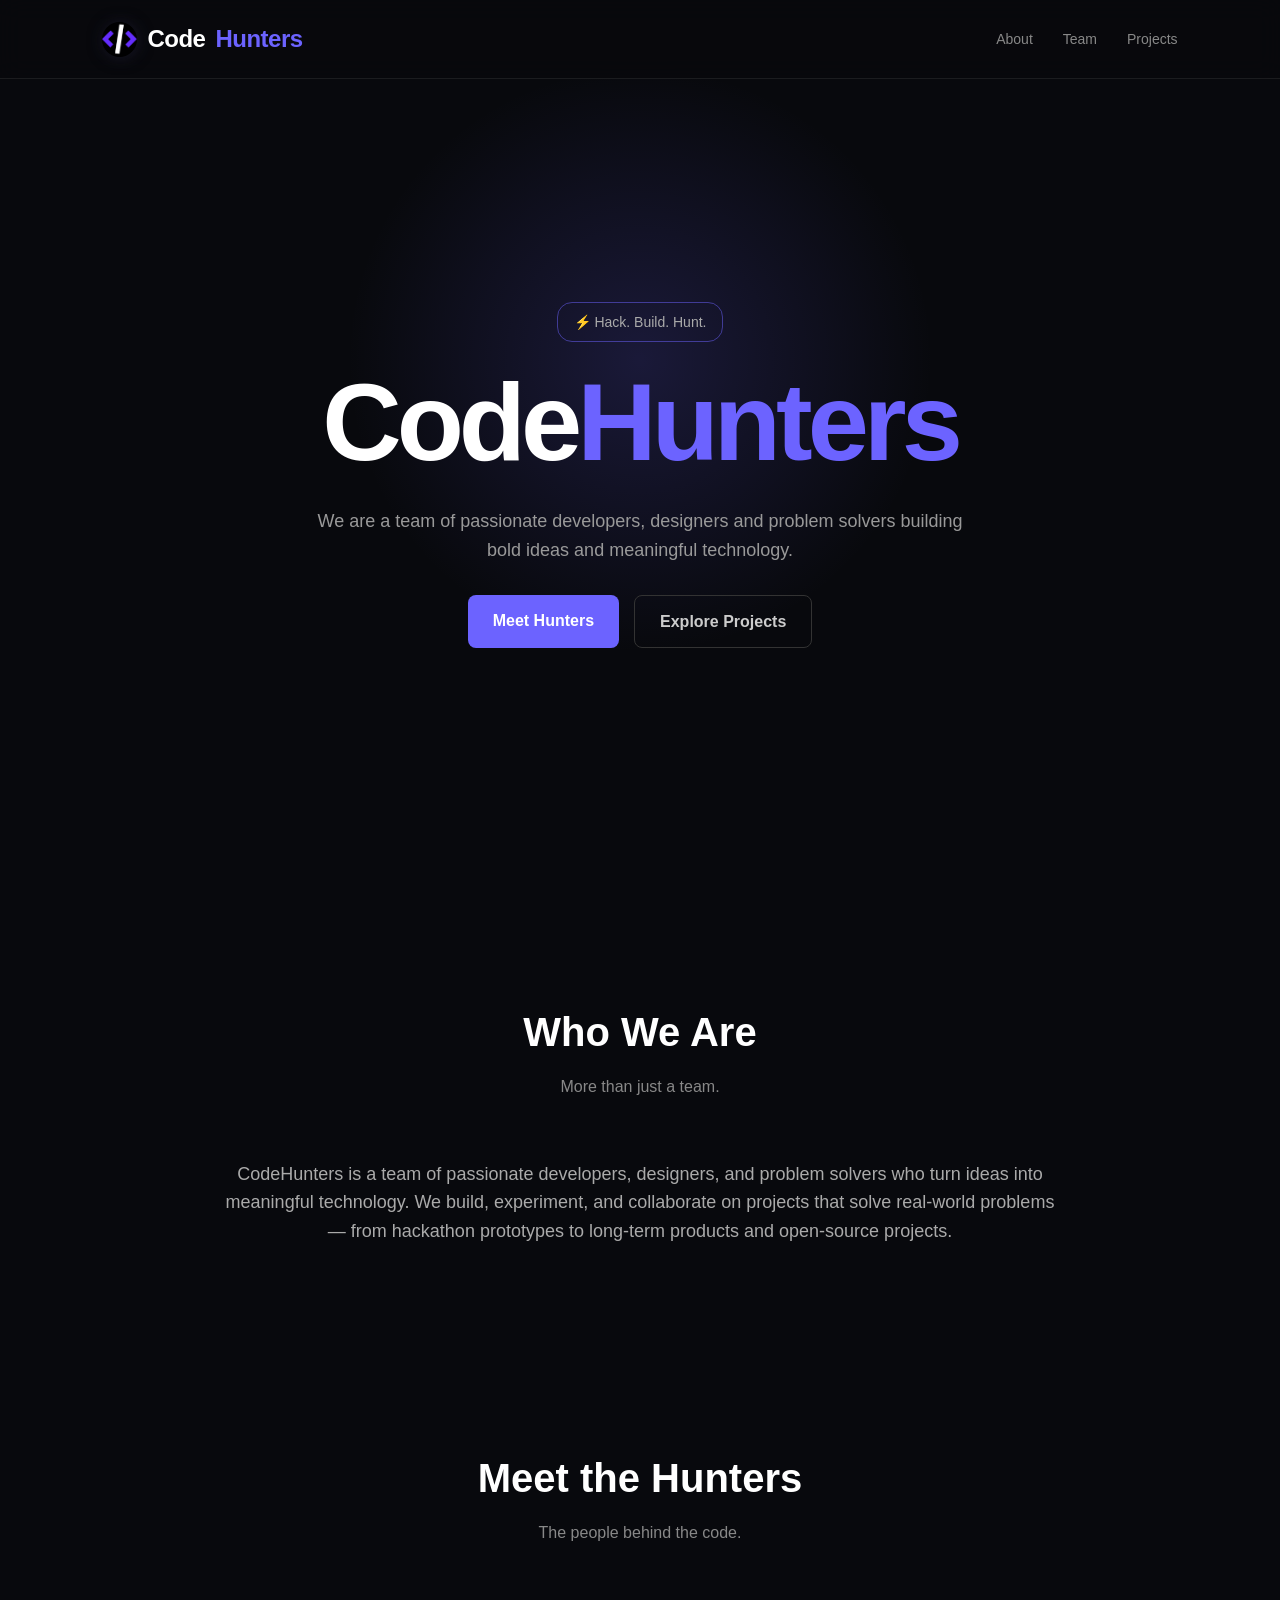
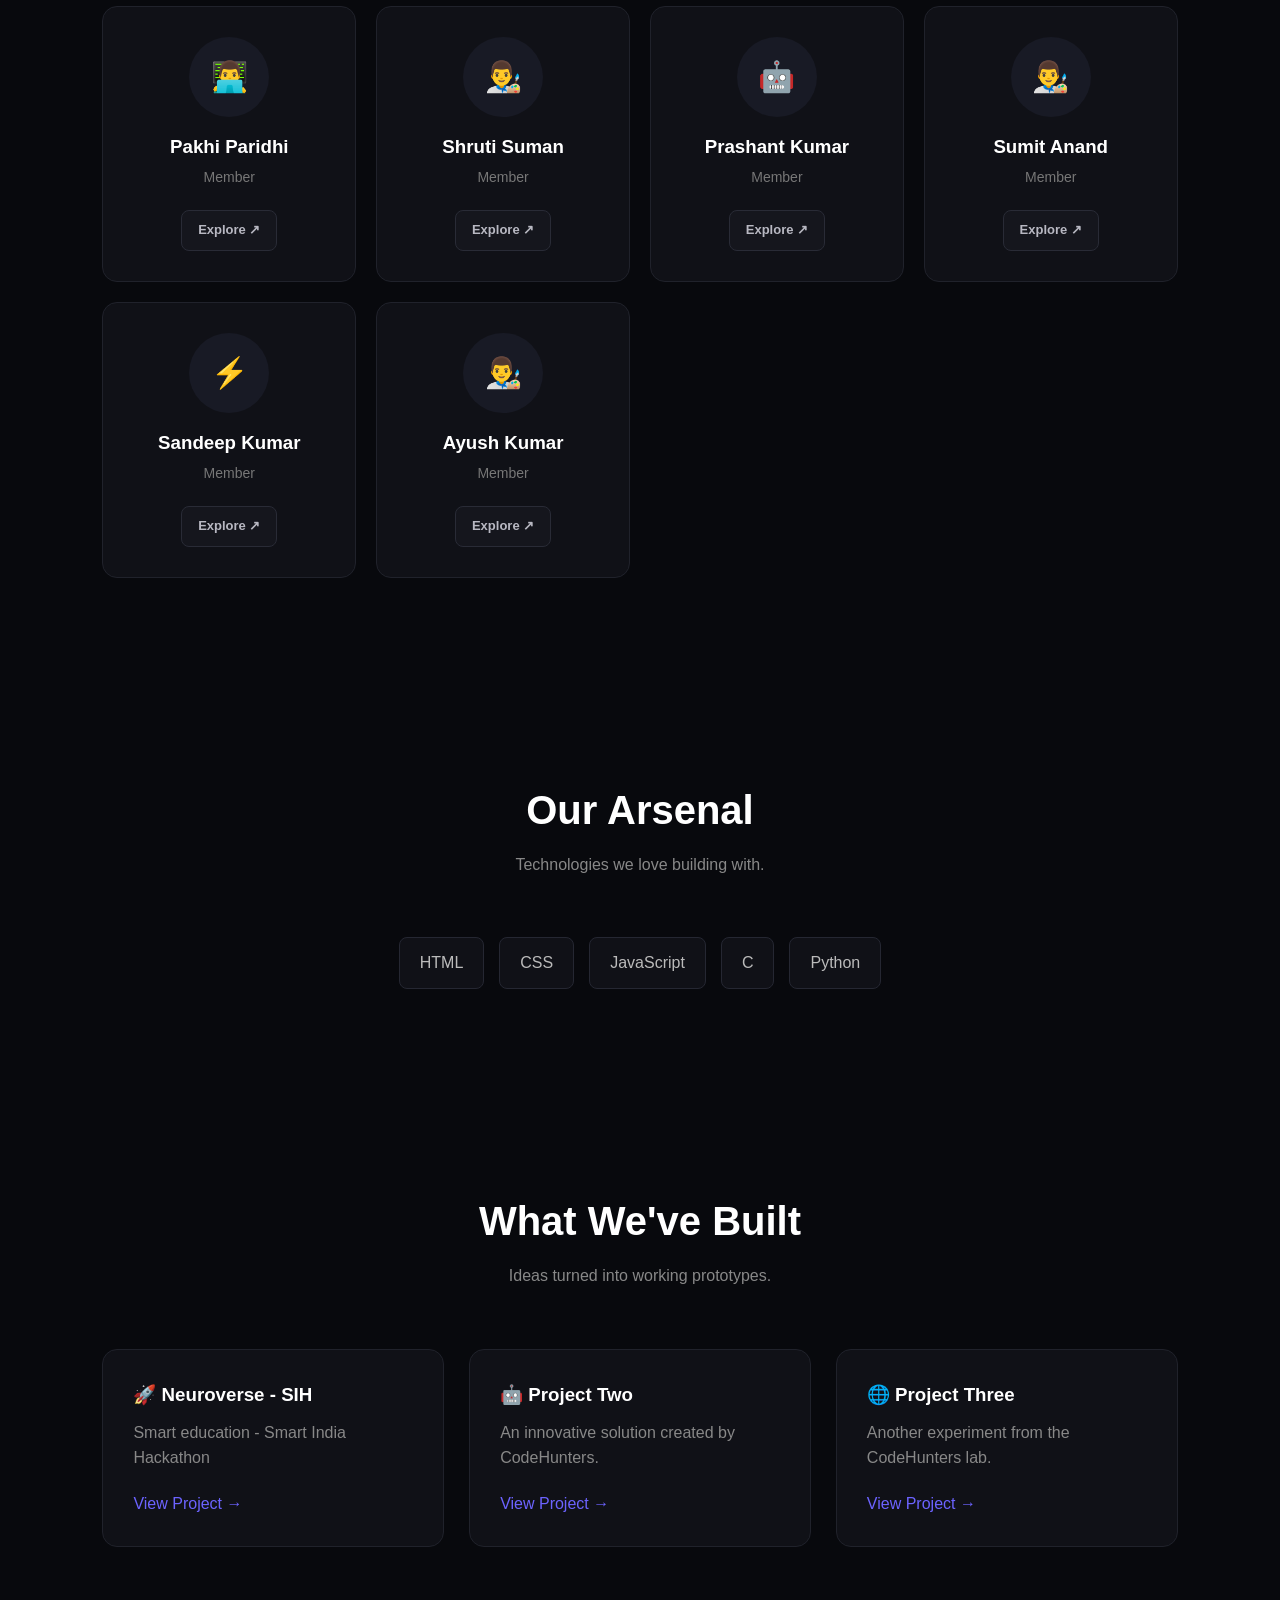
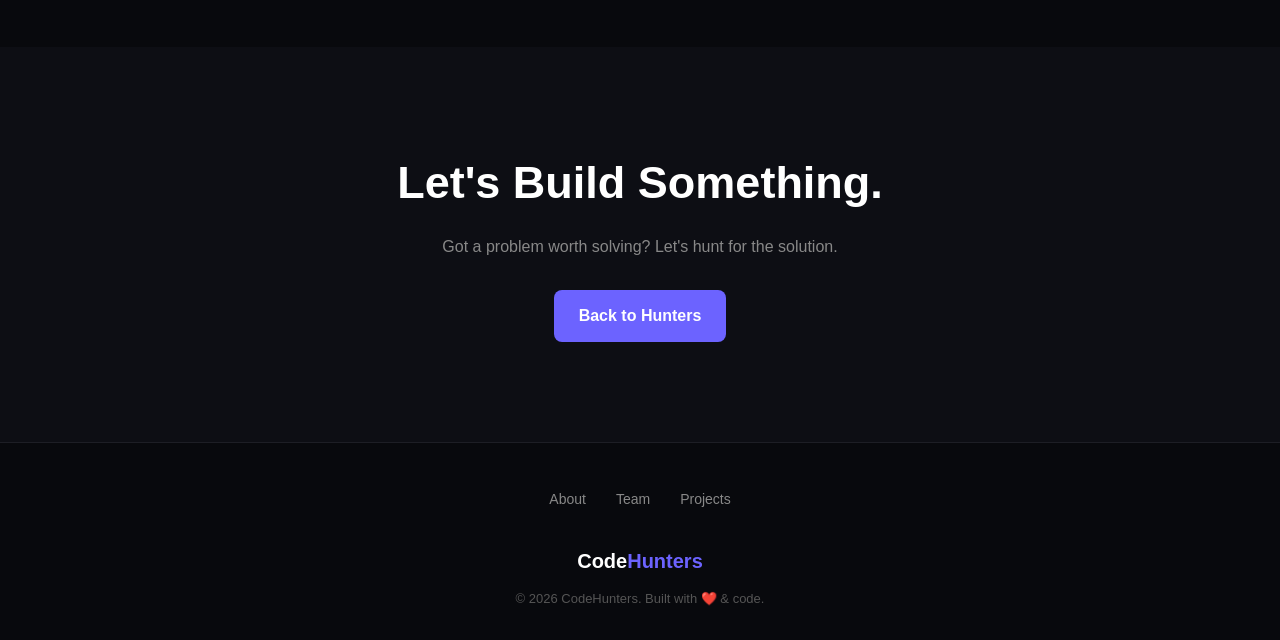
<file: index.html>
<!DOCTYPE html>
<html lang="en">

<head>

    <meta charset="UTF-8">

    <meta name="viewport"
          content="width=device-width, initial-scale=1.0">

    <title>CodeHunters — Hackathon Team</title>

    <link rel="icon" type="image/png" href="favicon.png">


    <link rel="stylesheet" href="styles.css">
    

</head>


<body>


    <!-- =========================
         NAVBAR
    ========================= -->

    <nav>

        <!-- LOGO -->

        <div class="logo">

            <div class="logo-title">
              <img src="https://codehuntersteam.github.io/favicon.png">
              Code<span>Hunters</span>
            </div>

        </div>


        <!-- TOP NAVIGATION -->

        <ul class="nav-links">

            <li>
                <a href="#about">
                    About
                </a>
            </li>


            <li>
                <a href="#team">
                    Team
                </a>
            </li>


            <li>
                <a href="#projects">
                    Projects
                </a>
            </li>

        </ul>

    </nav>



    <!-- =========================
         HERO
    ========================= -->

    <section class="hero">

        <div class="hero-content">


            <div class="badge">

                ⚡ Hack. Build. Hunt.

            </div>


            <h1>

                Code<span>Hunters</span>

            </h1>


            <p>

                We are a team of passionate developers,
                designers and problem solvers building
                bold ideas and meaningful technology.

            </p>


            <div class="buttons">


                <a
                    class="btn primary"
                    href="#team"
                >

                    Meet Hunters

                </a>


                <a
                    class="btn secondary"
                    href="#projects"
                >

                    Explore Projects

                </a>


            </div>

        </div>

    </section>



    <!-- =========================
         ABOUT
    ========================= -->

    <section id="about">


        <div class="section-title">

            <h2>
                Who We Are
            </h2>


            <p>
                More than just a team.
            </p>

        </div>


        <div class="about">

            <p>

                CodeHunters is a team of passionate
                developers, designers, and problem solvers
                who turn ideas into meaningful technology.
                We build, experiment, and collaborate on
                projects that solve real-world problems —
                from hackathon prototypes to long-term
                products and open-source projects.

            </p>

        </div>

    </section>



    <!-- =========================
         TEAM
    ========================= -->

    <section id="team">


        <div class="section-title">

            <h2>
                Meet the Hunters
            </h2>


            <p>
                The people behind the code.
            </p>

        </div>


        <div class="team-grid">


            <!-- HUNTER 1 -->

            <div class="member">

                <div class="avatar">
                    👨‍💻
                </div>


                <h3>
                    Pakhi Paridhi
                </h3>


                <p>
                    Member
                </p>


                <div class="hunter-links">

                    <a
                        href="https://codehuntersteam.github.io/pakhi"
                    >
                        Explore ↗
                    </a>



                </div>

            </div>



            <!-- HUNTER 2 -->

            <div class="member">

                <div class="avatar">
                    👨‍🎨
                </div>


                <h3>
                    Shruti Suman
                </h3>


                <p>
                    Member
                </p>


                <div class="hunter-links">

                    <a
                        href="https://codehuntersteam.github.io/shruti"
                    >
                        Explore ↗
                    </a>

                </div>

            </div>



            <!-- HUNTER 3 -->

            <div class="member">

                <div class="avatar">
                    🤖
                </div>


                <h3>
                    Prashant Kumar
                </h3>


                <p>
                    Member
                </p>


                <div class="hunter-links">

                    <a
                        href="https://codehuntersteam.github.io/prashant"
                    >
                        Explore ↗
                    </a>


                </div>

            </div>

            <!-- HUNTER 4 -->

            <div class="member">

                <div class="avatar">
                    👨‍🎨
                </div>


                <h3>
                    Sumit Anand
                </h3>


                <p>
                    Member
                </p>


                <div class="hunter-links">

                    <a
                        href="https://codehuntersteam.github.io/sumit"
                    >
                        Explore ↗
                    </a>

                </div>

            </div>


            <!-- HUNTER 5 -->

            <div class="member">

                <div class="avatar">
                    ⚡
                </div>


                <h3>
                    Sandeep Kumar
                </h3>


                <p>
                    Member
                </p>


                <div class="hunter-links">

                    <a
                        href="https://codehuntersteam.github.io/sandeep"
                    >
                        Explore ↗
                    </a>


                </div>

            </div>

            <!-- HUNTER 6 -->

            <div class="member">

                <div class="avatar">
                    👨‍🎨
                </div>


                <h3>
                    Ayush Kumar
                </h3>


                <p>
                    Member
                </p>


                <div class="hunter-links">

                    <a
                        href="https://codehuntersteam.github.io/ayush"
                    >
                        Explore ↗
                    </a>

                </div>

            </div>



        </div>

    </section>



    <!-- =========================
         TECH STACK
    ========================= -->

    <section>


        <div class="section-title">

            <h2>
                Our Arsenal
            </h2>


            <p>
                Technologies we love building with.
            </p>

        </div>


        <div class="tech-grid">


            <div class="tech">
                HTML
            </div>


            <div class="tech">
                CSS
            </div>


            <div class="tech">
                JavaScript
            </div>


            <div class="tech">
                C
            </div>


            <!-- <div class="tech">
                Node.js
            </div> -->


            <div class="tech">
                Python
            </div>


            <!-- <div class="tech">
                Git
            </div>


            <div class="tech">
                GitHub
            </div>


            <div class="tech">
                AI / ML
            </div> -->


        </div>

    </section>



    <!-- =========================
         PROJECTS
    ========================= -->

    <section id="projects">


        <div class="section-title">

            <h2>
                What We've Built
            </h2>


            <p>
                Ideas turned into working prototypes.
            </p>

        </div>


        <div class="projects">


            <!-- PROJECT 1 -->

            <div class="project">

                <h3>
                    🚀 Neuroverse - SIH 
                </h3>


                <p>

                    Smart education - Smart India Hackathon

                </p>


                <a href="https://codehuntersteam.github.io/sih/">

                    View Project →

                </a>

            </div>



            <!-- PROJECT 2 -->

            <div class="project">

                <h3>
                    🤖 Project Two
                </h3>


                <p>

                    An innovative solution created
                    by CodeHunters.

                </p>


                <a href="#">

                    View Project →

                </a>

            </div>



            <!-- PROJECT 3 -->

            <div class="project">

                <h3>
                    🌐 Project Three
                </h3>


                <p>

                    Another experiment from the
                    CodeHunters lab.

                </p>


                <a href="#">

                    View Project →

                </a>

            </div>


        </div>

    </section>



    <!-- =========================
         CTA / CONTACT
    ========================= -->

    <section
        class="cta"
        id="contact"
    >


        <h2>

            Let's Build Something.

        </h2>


        <p>

            Got a problem worth solving?
            Let's hunt for the solution.

        </p>


        <div class="buttons">


            <a
                class="btn primary"
                href="#team"
            >

                Back to Hunters

            </a>


        </div>

    </section>



    <!-- =========================
         FOOTER
    ========================= -->

    <footer>


        <!-- BOTTOM NAVIGATION -->

        <div class="footer-nav">


            <a href="#about">
                About
            </a>


            <a href="#team">
                Team
            </a>


            <a href="#projects">
                Projects
            </a>


            <!-- <a href="#contact">
                Contact
            </a> -->


        </div>


        <div class="footer-logo">

            Code<span>Hunters</span>

        </div>


        <div class="copyright">

            © 2026 CodeHunters.
            Built with ❤️ & code.

        </div>


    </footer>


</body>

</html>
</file>
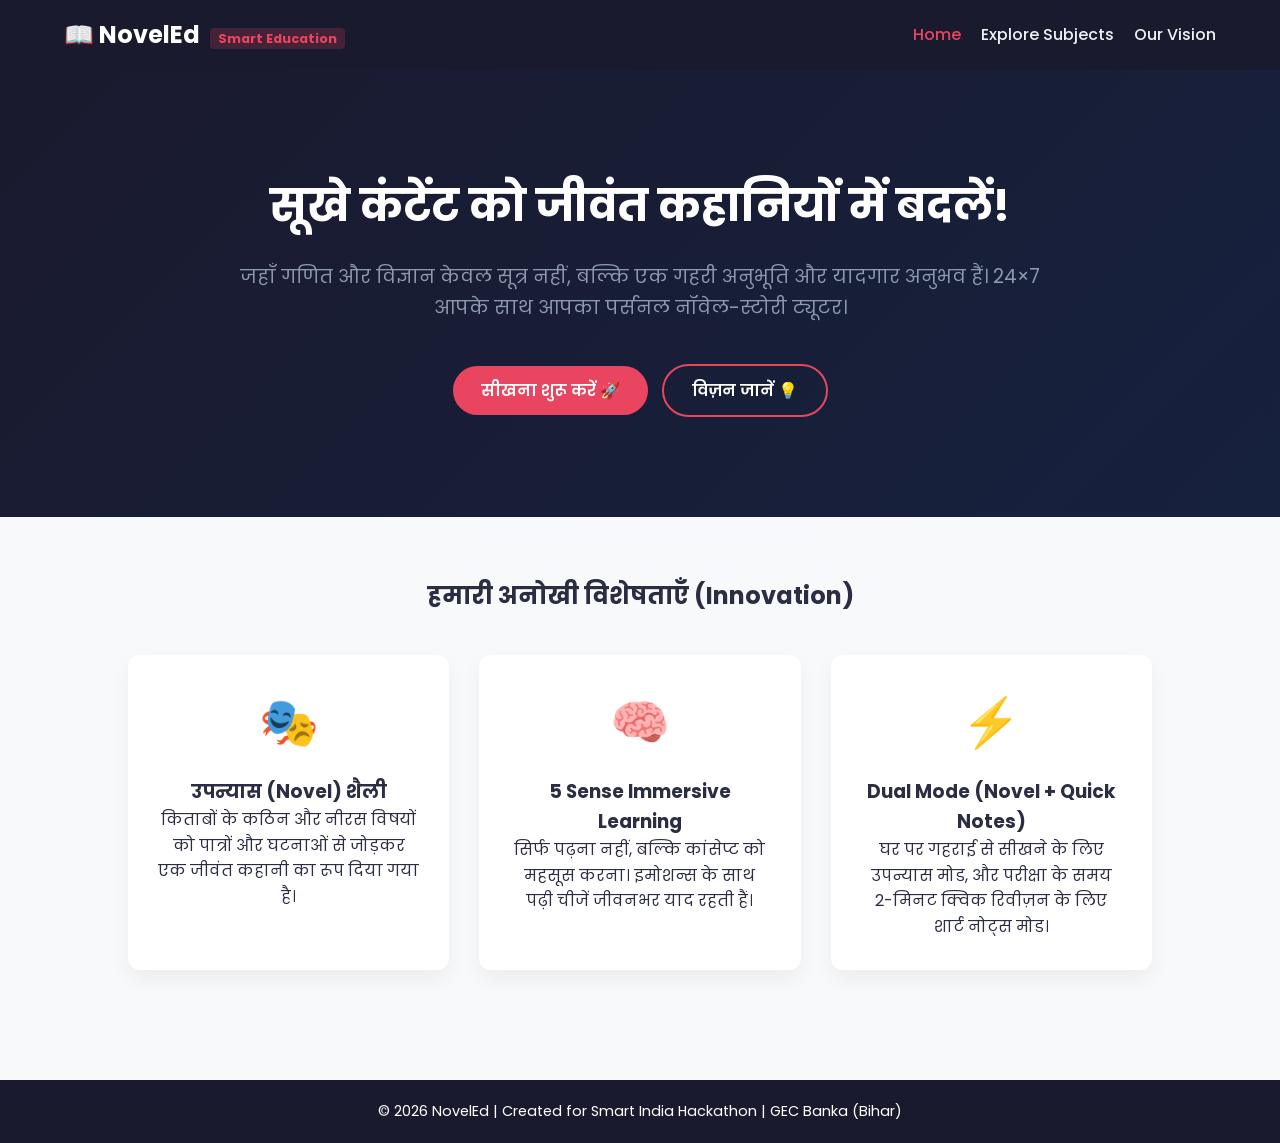
<file: sih/index.html>
<!DOCTYPE html>
<html lang="hi">
<head>
    <meta charset="UTF-8">
    <meta name="viewport" content="width=device-width, initial-scale=1.0">
    <title>NovelEd - Smart Narrative Education Platform</title>
    <link rel="stylesheet" href="style.css">
    <link href="https://fonts.googleapis.com/css2?family=Poppins:wght@300;400;600;700&family=Merriweather:ital,wght@0,300;0,400;1,300&display=swap" rel="stylesheet">
</head>
<body>
    <nav class="navbar">
        <div class="logo">📖 NovelEd <span>Smart Education</span></div>
        <ul class="nav-links">
            <li><a href="/" class="active">Home</a></li>
            <li><a href="subjects.html">Explore Subjects</a></li>
            <li><a href="#about">Our Vision</a></li>
        </ul>
    </nav>

    <header class="hero-section">
        <div class="hero-content">
            <h1>सूखे कंटेंट को जीवंत कहानियों में बदलें!</h1>
            <p>जहाँ गणित और विज्ञान केवल सूत्र नहीं, बल्कि एक गहरी अनुभूति और यादगार अनुभव हैं। 24×7 आपके साथ आपका पर्सनल नॉवेल-स्टोरी ट्यूटर।</p>
            <div class="hero-buttons">
                <a href="subjects.html" class="btn primary-btn">सीखना शुरू करें 🚀</a>
                <a href="#about" class="btn secondary-btn">विज़न जानें 💡</a>
            </div>
        </div>
    </header>

    <section id="about" class="features-section">
        <h2>हमारी अनोखी विशेषताएँ (Innovation)</h2>
        <div class="grid-3">
            <div class="card">
                <div class="icon">🎭</div>
                <h3>उपन्यास (Novel) शैली</h3>
                <p>किताबों के कठिन और नीरस विषयों को पात्रों और घटनाओं से जोड़कर एक जीवंत कहानी का रूप दिया गया है।</p>
            </div>
            <div class="card">
                <div class="icon">🧠</div>
                <h3>5 Sense Immersive Learning</h3>
                <p>सिर्फ पढ़ना नहीं, बल्कि कांसेप्ट को महसूस करना। इमोशन्स के साथ पढ़ी चीजें जीवनभर याद रहती हैं।</p>
            </div>
            <div class="card">
                <div class="icon">⚡</div>
                <h3>Dual Mode (Novel + Quick Notes)</h3>
                <p>घर पर गहराई से सीखने के लिए उपन्यास मोड, और परीक्षा के समय 2-मिनट क्विक रिवीज़न के लिए शार्ट नोट्स मोड।</p>
            </div>
        </div>
    </section>

    <footer>
        <p>© 2026 NovelEd | Created for Smart India Hackathon | GEC Banka (Bihar)</p>
    </footer>

    <script src="script.js"></script>
</body>
</html>
</file>
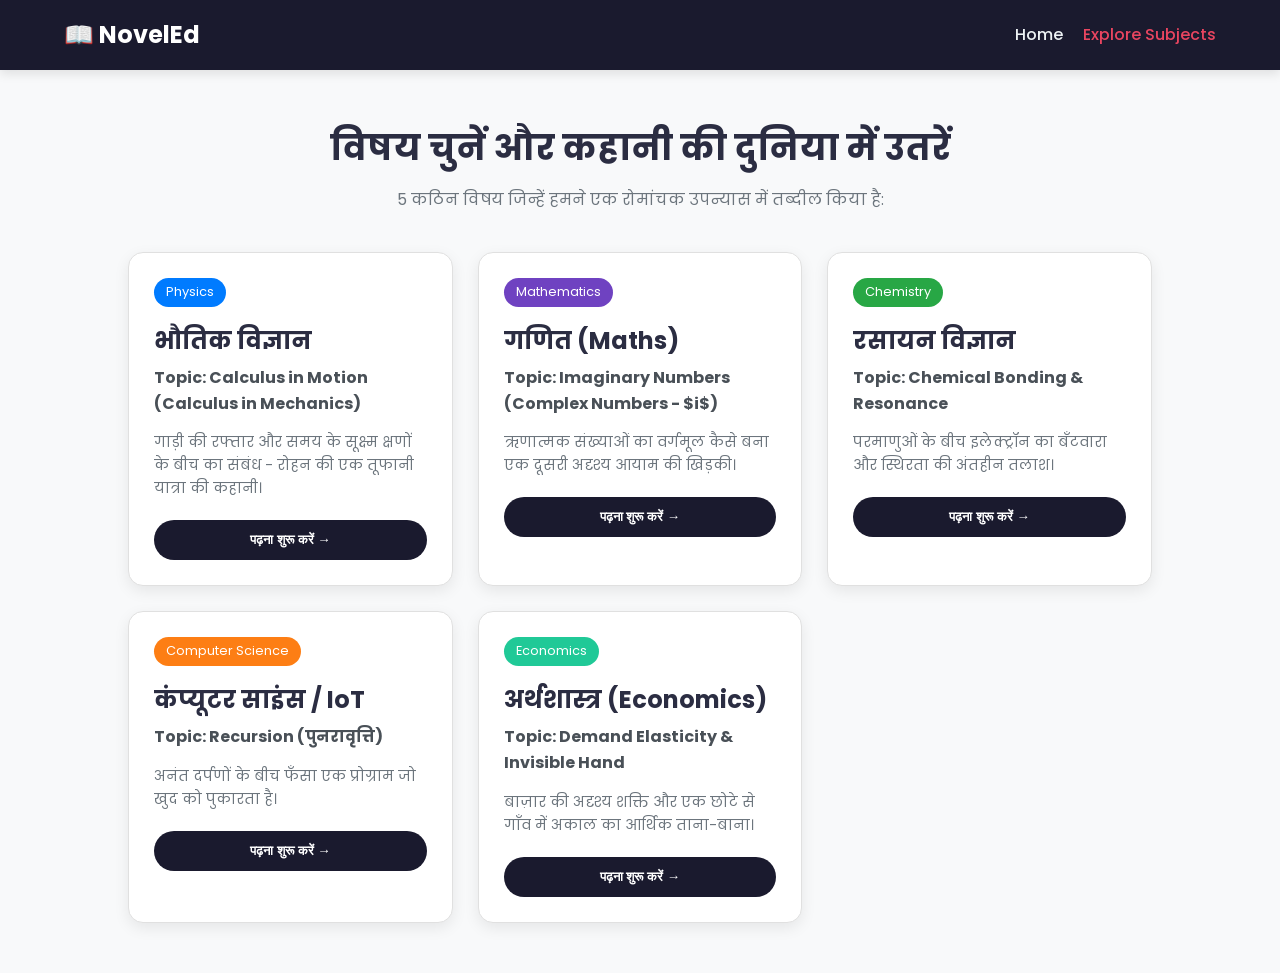
<file: sih/subjects.html>
<!DOCTYPE html>
<html lang="hi">
<head>
    <meta charset="UTF-8">
    <meta name="viewport" content="width=device-width, initial-scale=1.0">
    <title>Select Subject - NovelEd</title>
    <link rel="stylesheet" href="style.css">
    <link href="https://fonts.googleapis.com/css2?family=Poppins:wght@300;400;600;700&display=swap" rel="stylesheet">
</head>
<body>
    <nav class="navbar">
        <div class="logo">📖 NovelEd</div>
        <ul class="nav-links">
            <li><a href="index.html">Home</a></li>
            <li><a href="subjects.html" class="active">Explore Subjects</a></li>
        </ul>
    </nav>

    <main class="container">
        <h1 class="page-title">विषय चुनें और कहानी की दुनिया में उतरें</h1>
        <p class="page-subtitle">5 कठिन विषय जिन्हें हमने एक रोमांचक उपन्यास में तब्दील किया है:</p>

        <div class="subject-grid">
            <!-- Subject 1 -->
            <div class="subject-card" onclick="openStory('physics')">
                <div class="badge">Physics</div>
                <h2>भौतिक विज्ञान</h2>
                <h4>Topic: Calculus in Motion (Calculus in Mechanics)</h4>
                <p>गाड़ी की रफ्तार और समय के सूक्ष्म क्षणों के बीच का संबंध - रोहन की एक तूफानी यात्रा की कहानी।</p>
                <button class="btn card-btn">पढ़ना शुरू करें →</button>
            </div>

            <!-- Subject 2 -->
            <div class="subject-card" onclick="openStory('maths')">
                <div class="badge math">Mathematics</div>
                <h2>गणित (Maths)</h2>
                <h4>Topic: Imaginary Numbers (Complex Numbers - $i$)</h4>
                <p>ऋणात्मक संख्याओं का वर्गमूल कैसे बना एक दूसरी अदृश्य आयाम की खिड़की।</p>
                <button class="btn card-btn">पढ़ना शुरू करें →</button>
            </div>

            <!-- Subject 3 -->
            <div class="subject-card" onclick="openStory('chemistry')">
                <div class="badge chem">Chemistry</div>
                <h2>रसायन विज्ञान</h2>
                <h4>Topic: Chemical Bonding & Resonance</h4>
                <p>परमाणुओं के बीच इलेक्ट्रॉन का बँटवारा और स्थिरता की अंतहीन तलाश।</p>
                <button class="btn card-btn">पढ़ना शुरू करें →</button>
            </div>

            <!-- Subject 4 -->
            <div class="subject-card" onclick="openStory('cs')">
                <div class="badge cs">Computer Science</div>
                <h2>कंप्यूटर साइंस / IoT</h2>
                <h4>Topic: Recursion (पुनरावृत्ति)</h4>
                <p>अनंत दर्पणों के बीच फँसा एक प्रोग्राम जो खुद को पुकारता है।</p>
                <button class="btn card-btn">पढ़ना शुरू करें →</button>
            </div>

            <!-- Subject 5 -->
            <div class="subject-card" onclick="openStory('economics')">
                <div class="badge eco">Economics</div>
                <h2>अर्थशास्त्र (Economics)</h2>
                <h4>Topic: Demand Elasticity & Invisible Hand</h4>
                <p>बाज़ार की अदृश्य शक्ति और एक छोटे से गाँव में अकाल का आर्थिक ताना-बाना।</p>
                <button class="btn card-btn">पढ़ना शुरू करें →</button>
            </div>
        </div>
    </main>

    <script src="script.js"></script>
</body>
</html>
</file>
<file: styles.css>
/* =========================
           RESET
        ========================= */

        * {
            margin: 0;
            padding: 0;
            box-sizing: border-box;
        }


        html {
            scroll-behavior: smooth;
        }


        body {
            font-family: Arial, Helvetica, sans-serif;

            background: #08090d;

            color: #ffffff;

            line-height: 1.6;
        }


        a {
            text-decoration: none;

            color: inherit;
        }



        /* =========================
           NAVBAR
        ========================= */
        .logo-title{
          /* width: 200px; */
          max-height: 70pxpx;
          display: flex;
          justify-content: center;
          align-items: center;
          gap: 10px;
        }

        .logo-title img{
          border-radius: 50%;
          box-shadow: 1px 1px 15px #161625;
          width:35px;
          
        }




        nav {

            width: 100%;

            padding: 20px 8%;

            display: flex;

            justify-content: space-between;

            align-items: center;

            position: fixed;

            top: 0;

            left: 0;

            z-index: 1000;

            background: rgba(8, 9, 13, 0.75);

            backdrop-filter: blur(12px);

            border-bottom:
                1px solid rgba(255, 255, 255, 0.08);
        }


        .logo {

            font-size: 24px;

            font-weight: bold;

            letter-spacing: -0.5px;
        }


        .logo span {

            color: #6c63ff;
        }


        /* TOP NAVIGATION */

        .nav-links {

            display: flex;

            align-items: center;

            gap: 30px;

            list-style: none;
        }


        .nav-links a {

            color: #888;

            font-size: 14px;

            transition:
                color 0.3s ease;
        }


        .nav-links a:hover {

            color: #ffffff;
        }



        /* =========================
           HERO
        ========================= */

        .hero {

            min-height: 100vh;

            display: flex;

            justify-content: center;

            align-items: center;

            text-align: center;

            padding:
                100px 20px 50px;

            background:

                radial-gradient(
                    circle at 50% 40%,
                    rgba(108, 99, 255, 0.18),
                    transparent 35%
                );
        }


        .hero-content {

            max-width: 850px;
        }


        .badge {

            display: inline-block;

            padding: 8px 16px;

            border:
                1px solid rgba(108, 99, 255, 0.5);

            border-radius: 15px;

            color: #aaa;

            font-size: 14px;

            margin-bottom: 25px;
        }


        .hero h1 {

            font-size:
                clamp(55px, 10vw, 110px);

            line-height: 1;

            letter-spacing: -5px;
        }


        .hero h1 span {

            color: #6c63ff;
        }


        .hero p {

            margin: 30px auto;

            max-width: 650px;

            color: #999;

            font-size: 18px;
        }


        .buttons {

            display: flex;

            justify-content: center;

            gap: 15px;

            flex-wrap: wrap;
        }


        .btn {

            padding: 13px 25px;

            border-radius: 8px;

            font-weight: bold;

            transition:
                transform 0.3s ease,
                box-shadow 0.3s ease,
                border-color 0.3s ease;
        }


        .primary {

            background: #6c63ff;
        }


        .primary:hover {

            transform:
                translateY(-3px);

            box-shadow:
                0 10px 30px
                rgba(108, 99, 255, 0.3);
        }


        .secondary {

            border:
                1px solid #333;

            color: #ccc;
        }


        .secondary:hover {

            border-color: #6c63ff;

            color: #ffffff;
        }



        /* =========================
           SECTIONS
        ========================= */

        section {

            padding: 100px 8%;
        }


        .section-title {

            text-align: center;

            margin-bottom: 60px;
        }


        .section-title h2 {

            font-size: 40px;

            margin-bottom: 10px;
        }


        .section-title p {

            color: #888;
        }



        /* =========================
           ABOUT
        ========================= */

        .about {

            max-width: 850px;

            margin: auto;

            text-align: center;

            color: #aaa;

            font-size: 18px;
        }



        /* =========================
           TEAM
        ========================= */

        .team-grid {

            display: grid;

            grid-template-columns:
                repeat(
                    auto-fit,
                    minmax(220px, 1fr)
                );

            gap: 20px;
        }


        .member {

            padding: 30px;

            background: #101117;

            border:
                1px solid #20222b;

            border-radius: 15px;

            text-align: center;

            transition:
                transform 0.3s ease,
                border-color 0.3s ease,
                box-shadow 0.3s ease;
        }


        .member:hover {

            transform:
                translateY(-7px);

            border-color:
                #6c63ff;

            box-shadow:
                0 10px 35px
                rgba(108, 99, 255, 0.12);
        }


        .avatar {

            width: 80px;

            height: 80px;

            margin:
                auto auto 15px;

            border-radius: 50%;

            background: #181a25;

            display: flex;

            justify-content: center;

            align-items: center;

            font-size: 30px;
        }


        .member h3 {

            margin-bottom: 4px;
        }


        .member p {

            color: #777;

            font-size: 14px;
        }



        /* =========================
           HUNTER BUTTONS
        ========================= */

        .hunter-links {

            display: flex;

            justify-content: center;

            gap: 10px;

            margin-top: 22px;
        }


        .hunter-links a {

            position: relative;

            display: inline-flex;

            align-items: center;

            justify-content: center;

            min-width: 95px;
            max-width: 200px;
            align-self: center;

            padding: 9px 16px;

            border:
                1px solid #292b36;

            border-radius: 8px;

            background: #15161d;

            color: #b8b8c2;

            font-size: 13px;

            font-weight: 600;

            overflow: hidden;

            transition:
                color 0.25s ease,
                border-color 0.25s ease,
                background 0.25s ease,
                transform 0.25s ease,
                box-shadow 0.25s ease;
        }


        .hunter-links a::before {

            content: "";

            position: absolute;

            top: 0;

            left: -100%;

            width: 100%;

            height: 100%;

            background:
                linear-gradient(
                    90deg,
                    transparent,
                    rgba(255, 255, 255, 0.08),
                    transparent
                );

            transition:
                left 0.5s ease;
        }


        .hunter-links a:hover {

            color: #ffffff;

            border-color: #6c63ff;

            background: #1a1928;

            transform:
                translateY(-3px);

            box-shadow:
                0 6px 20px
                rgba(108, 99, 255, 0.18);
        }


        .hunter-links a:hover::before {

            left: 100%;
        }


        .hunter-links a:active {

            transform:
                translateY(-1px);
        }



        /* =========================
           TECH STACK
        ========================= */

        .tech-grid {

            display: flex;

            justify-content: center;

            flex-wrap: wrap;

            gap: 15px;
        }


        .tech {

            padding: 12px 20px;

            background: #101117;

            border:
                1px solid #252732;

            border-radius: 8px;

            color: #bbb;

            transition: 0.3s;
        }


        .tech:hover {

            border-color:
                #6c63ff;

            color: #ffffff;
        }



        /* =========================
           PROJECTS
        ========================= */

        .projects {

            display: grid;

            grid-template-columns:
                repeat(
                    auto-fit,
                    minmax(280px, 1fr)
                );

            gap: 25px;
        }


        .project {

            padding: 30px;

            background: #101117;

            border:
                1px solid #20222b;

            border-radius: 15px;

            transition:
                transform 0.3s ease,
                border-color 0.3s ease;
        }


        .project:hover {

            transform:
                translateY(-5px);

            border-color:
                #6c63ff;
        }


        .project h3 {

            margin-bottom: 10px;
        }


        .project p {

            color: #888;

            margin-bottom: 20px;
        }


        .project a {

            color: #6c63ff;
        }



        /* =========================
           CTA
        ========================= */

        .cta {

            text-align: center;

            background: #0d0e14;
        }


        .cta h2 {

            font-size: 45px;

            margin-bottom: 15px;
        }


        .cta p {

            color: #888;

            margin-bottom: 30px;
        }



        /* =========================
           FOOTER
        ========================= */

        footer {

            padding:
                45px 8% 30px;

            border-top:
                1px solid #1d1e25;

            color: #666;

            text-align: center;
        }


        /* BOTTOM NAVIGATION */

        .footer-nav {

            display: flex;

            justify-content: center;

            align-items: center;

            flex-wrap: wrap;

            gap: 30px;

            margin-bottom: 35px;
        }


        .footer-nav a {

            color: #888;

            font-size: 14px;

            transition:
                color 0.3s ease;
        }


        .footer-nav a:hover {

            color: #ffffff;
        }


        .footer-logo {

            font-size: 20px;

            font-weight: bold;

            color: white;

            margin-bottom: 12px;
        }


        .footer-logo span {

            color: #6c63ff;
        }


        .copyright {

            font-size: 13px;

            color: #555;
        }



        /* =========================
           MOBILE
        ========================= */

        @media (max-width: 700px) {

            nav {

                padding:
                    18px 6%;
            }


            .nav-links {

                gap: 15px;
            }


            .nav-links a {

                font-size: 12px;
            }


            section {

                padding:
                    80px 6%;
            }


            .hero h1 {

                letter-spacing: -3px;
            }


            .cta h2 {

                font-size: 32px;
            }


            .footer-nav {

                gap: 18px;
            }


            .hunter-links {

                flex-direction: column;
            }


            .hunter-links a {

                width: 100%;
            }

        }
</file>
<file: sih/style.css>
* {
    margin: 0;
    padding: 0;
    box-sizing: border-box;
}

body {
    font-family: 'Poppins', sans-serif;
    background-color: #f8f9fa;
    color: #2b2d42;
    line-height: 1.6;
}

/* Navbar */
.navbar {
    display: flex;
    justify-content: space-between;
    align-items: center;
    background: #1a1a2e;
    padding: 1rem 5%;
    color: #fff;
    box-shadow: 0 4px 10px rgba(0,0,0,0.1);
}

.logo {
    font-size: 1.5rem;
    font-weight: 700;
}

.logo span {
    font-size: 0.8rem;
    color: #e94560;
    background: rgba(233, 69, 96, 0.2);
    padding: 2px 8px;
    border-radius: 4px;
    margin-left: 5px;
}

.nav-links {
    list-style: none;
    display: flex;
    gap: 20px;
}

.nav-links a, .back-btn {
    color: #edf2f4;
    text-decoration: none;
    font-weight: 500;
    transition: 0.3s;
}

.nav-links a:hover, .nav-links a.active {
    color: #e94560;
}

/* Hero Section */
.hero-section {
    background: linear-gradient(135deg, #1a1a2e 0%, #16213e 100%);
    color: white;
    padding: 100px 10%;
    text-align: center;
}

.hero-content h1 {
    font-size: 2.8rem;
    margin-bottom: 20px;
}

.hero-content p {
    font-size: 1.2rem;
    max-width: 800px;
    margin: 0 auto 30px auto;
    color: #8d99ae;
}

.btn {
    padding: 12px 28px;
    border-radius: 30px;
    text-decoration: none;
    font-weight: 600;
    cursor: pointer;
    border: none;
    display: inline-block;
    transition: transform 0.2s, background 0.3s;
}

.btn:hover {
    transform: translateY(-3px);
}

.primary-btn {
    background-color: #e94560;
    color: white;
}

.secondary-btn {
    background-color: transparent;
    color: white;
    border: 2px solid #e94560;
    margin-left: 10px;
    margin-top: 10px;
}

/* Grid & Cards */
.features-section {
    padding: 60px 10%;
    text-align: center;
}

.grid-3 {
    display: grid;
    grid-template-columns: repeat(auto-fit, minmax(280px, 1fr));
    gap: 30px;
    margin-top: 40px;
}

.card {
    background: white;
    padding: 30px;
    border-radius: 12px;
    box-shadow: 0 10px 20px rgba(0,0,0,0.05);
}

.card .icon {
    font-size: 3rem;
    margin-bottom: 15px;
}

/* Subjects Page */
.container {
    padding: 50px 10%;
}

.page-title {
    text-align: center;
    font-size: 2.2rem;
    margin-bottom: 10px;
}

.page-subtitle {
    text-align: center;
    color: #6c757d;
    margin-bottom: 40px;
}

.subject-grid {
    display: grid;
    grid-template-columns: repeat(auto-fit, minmax(300px, 1fr));
    gap: 25px;
}

.subject-card {
    background: white;
    border-radius: 15px;
    padding: 25px;
    box-shadow: 0 5px 15px rgba(0,0,0,0.08);
    position: relative;
    cursor: pointer;
    transition: 0.3s;
    border: 1px solid #e0e0e0;
}

.subject-card:hover {
    transform: translateY(-8px);
    box-shadow: 0 12px 25px rgba(0,0,0,0.15);
    border-color: #e94560;
}

.badge {
    display: inline-block;
    padding: 4px 12px;
    background: #007bff;
    color: white;
    font-size: 0.8rem;
    border-radius: 20px;
    margin-bottom: 15px;
}

.badge.math { background: #6f42c1; }
.badge.chem { background: #28a745; }
.badge.cs { background: #fd7e14; }
.badge.eco { background: #20c997; }

.subject-card h2 { margin-bottom: 5px; }
.subject-card h4 { color: #495057; font-size: 1rem; margin-bottom: 15px; }
.subject-card p { color: #6c757d; font-size: 0.9rem; margin-bottom: 20px; }

.card-btn {
    background: #1a1a2e;
    color: white;
    width: 100%;
}

/* Reader Page */
.reader-header {
    text-align: center;
    padding: 40px 10% 20px 10%;
    background: white;
    border-bottom: 1px solid #e2e8f0;
}

.toggle-container {
    margin-top: 25px;
    display: flex;
    justify-content: center;
    gap: 10px;
}

.toggle-btn {
    padding: 10px 24px;
    border-radius: 25px;
    border: 2px solid #1a1a2e;
    background: white;
    font-weight: 600;
    cursor: pointer;
    transition: 0.3s;
}

.toggle-btn.active {
    background: #1a1a2e;
    color: white;
}

.reader-container {
    max-width: 850px;
    margin: 40px auto;
    background: white;
    padding: 40px;
    border-radius: 12px;
    box-shadow: 0 5px 20px rgba(0,0,0,0.05);
}

.content-view {
    display: none;
}

.content-view.active {
    display: block;
}

/* Novel Typography */
#novel-view {
    font-family: 'Merriweather', serif;
    font-size: 1.15rem;
    line-height: 1.9;
    color: #2d3748;
}

#novel-view p {
    margin-bottom: 20px;
    text-indent: 30px;
}

.dialogue {
    font-style: italic;
    color: #1a202c;
    background: #f7fafc;
    padding: 10px 20px;
    border-left: 4px solid #e94560;
    margin: 15px 0;
}

/* Notes Styling */
.notes-card {
    background: #f1f5f9;
    padding: 20px;
    border-radius: 8px;
    border-left: 5px solid #007bff;
    margin-bottom: 20px;
}

.notes-card h3 { margin-bottom: 10px; color: #0f172a; }
.notes-card ul { padding-left: 20px; }
.notes-card li { margin-bottom: 8px; }

footer {
    text-align: center;
    padding: 20px;
    background: #1a1a2e;
    color: white;
    font-size: 0.9rem;
    margin-top: 50px;
}
</file>
